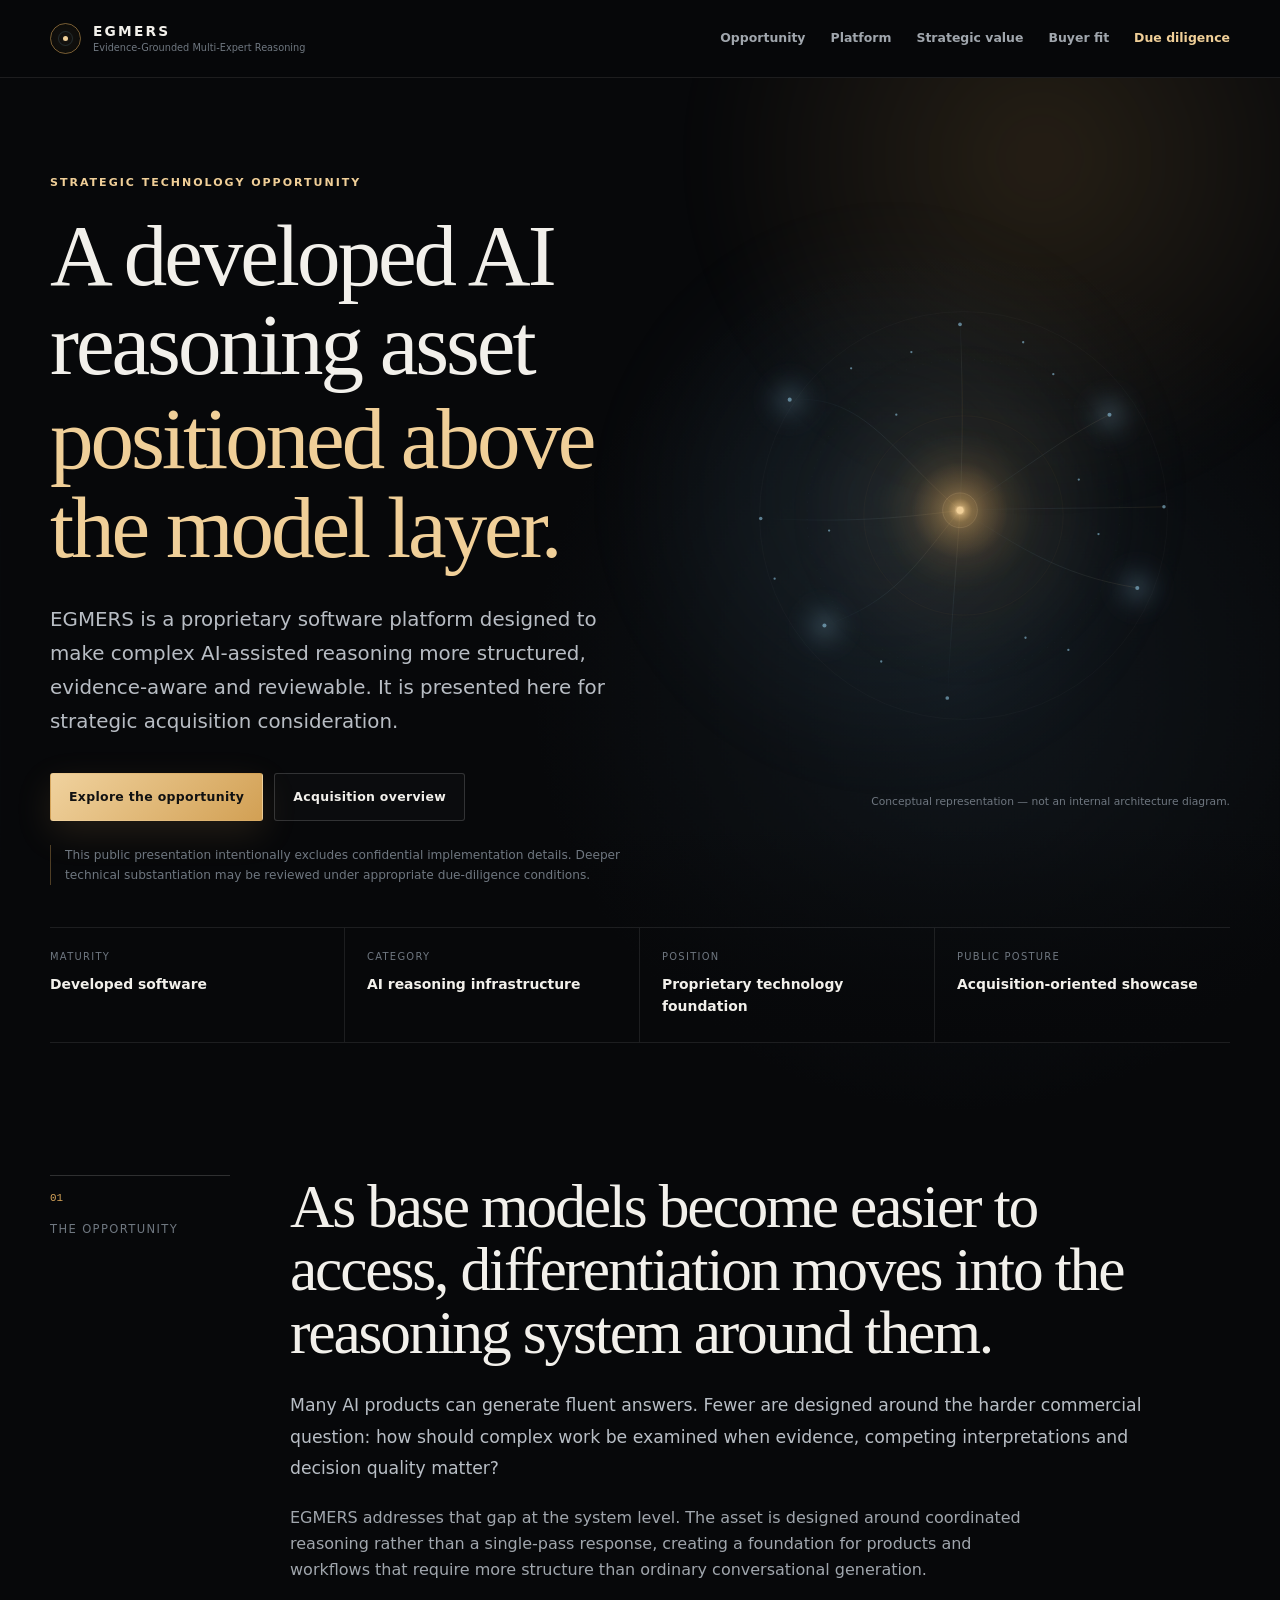
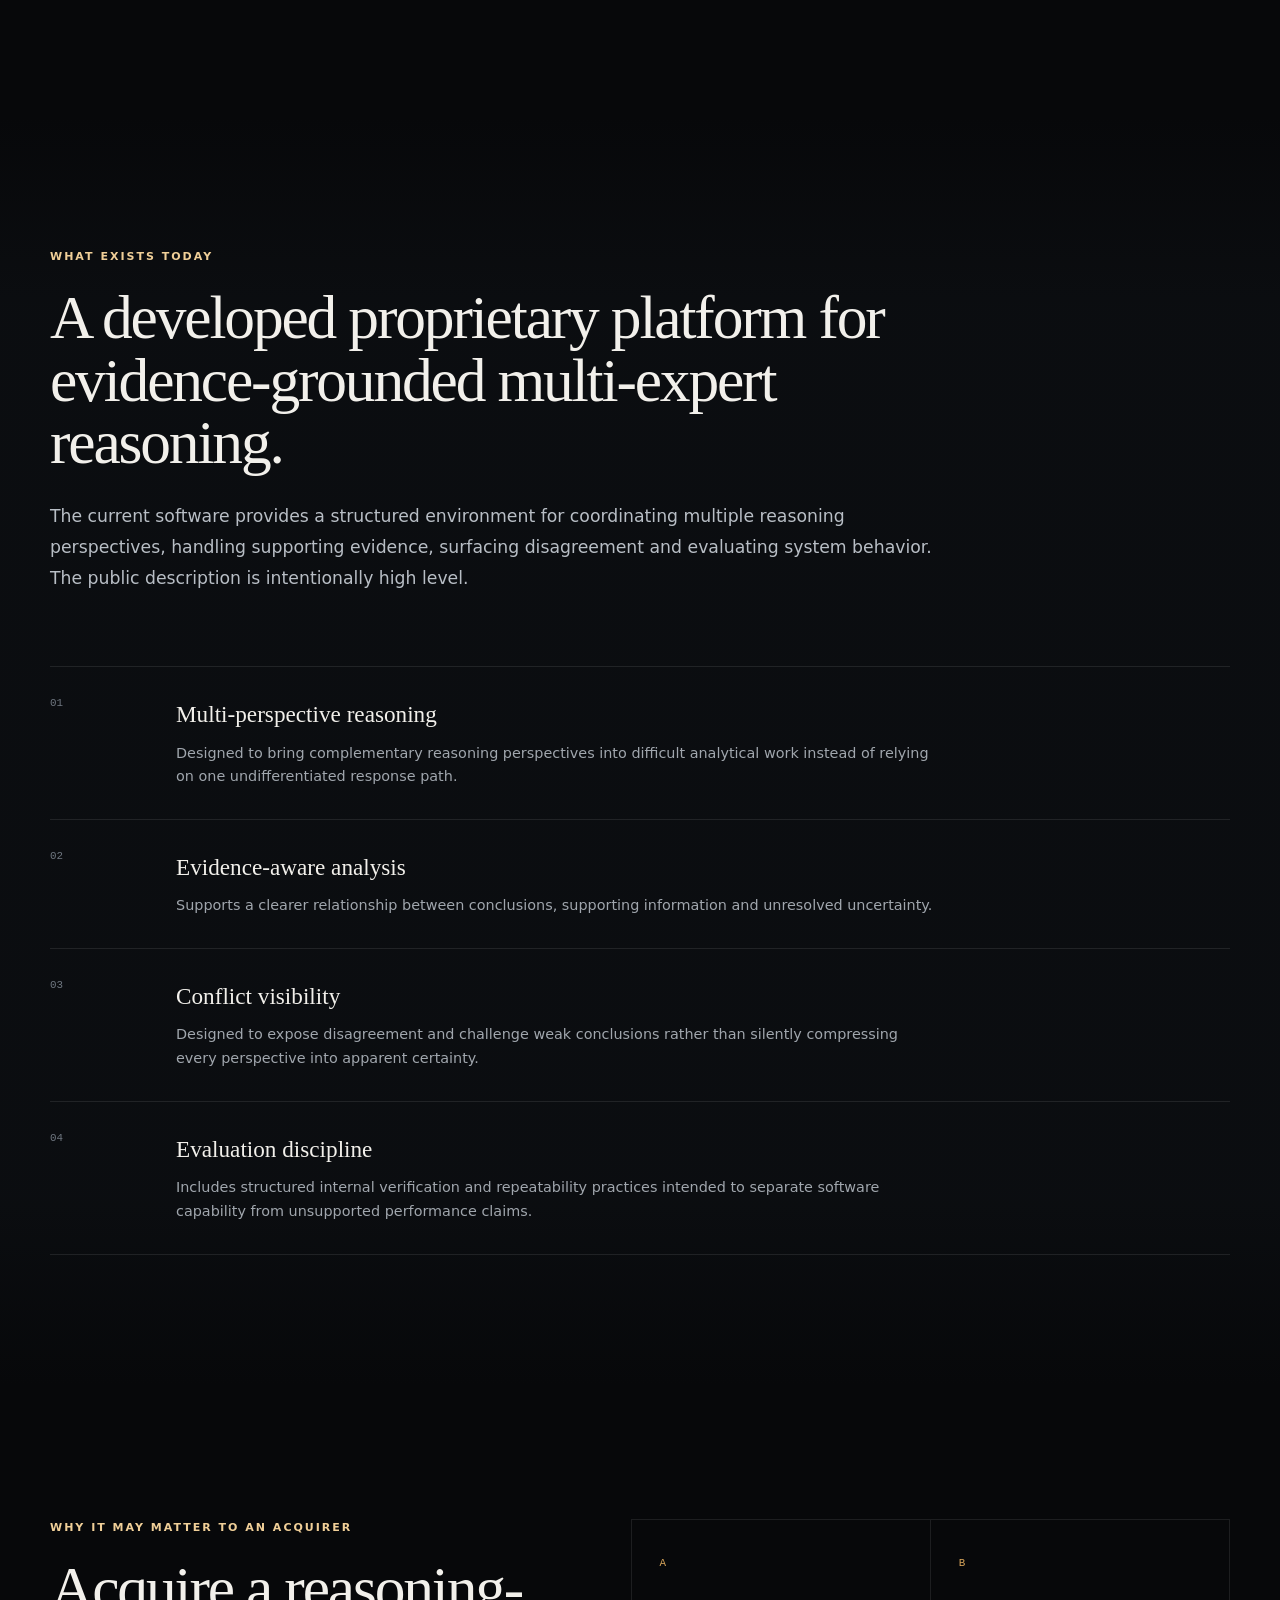
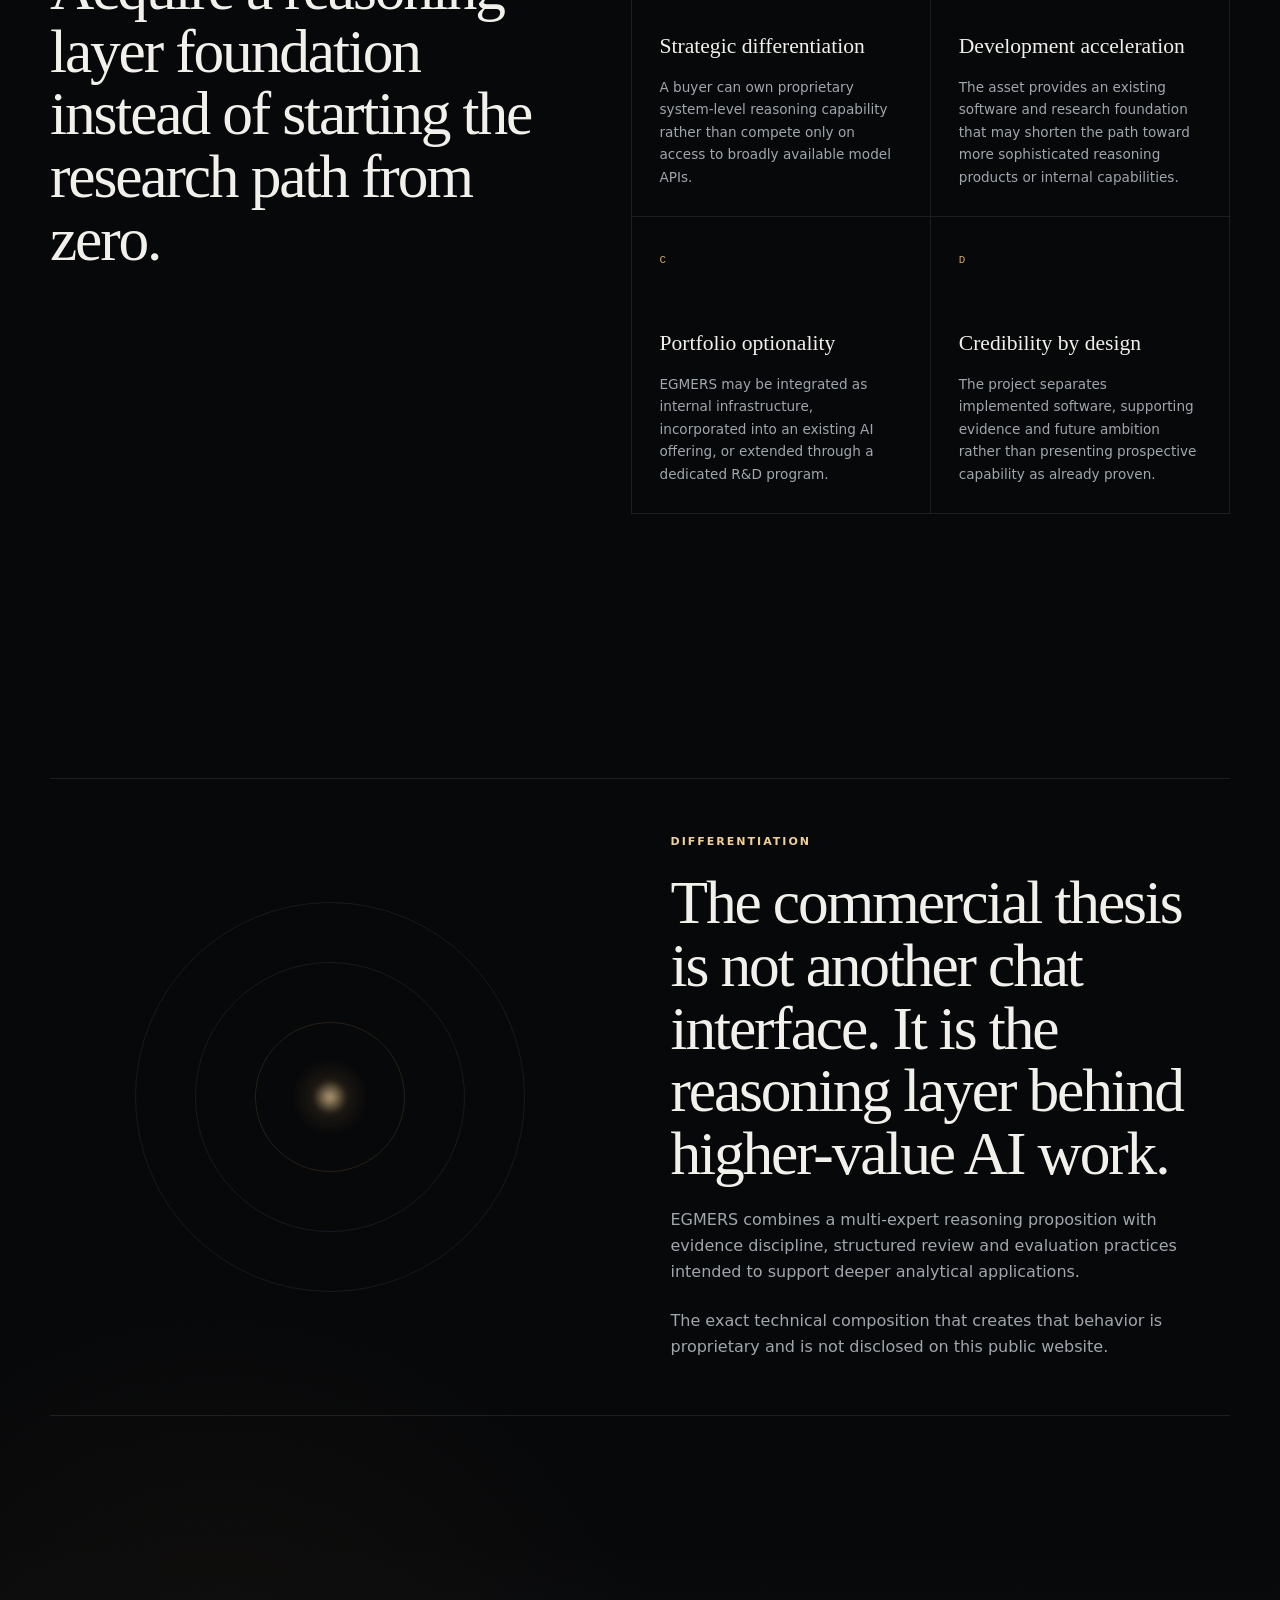
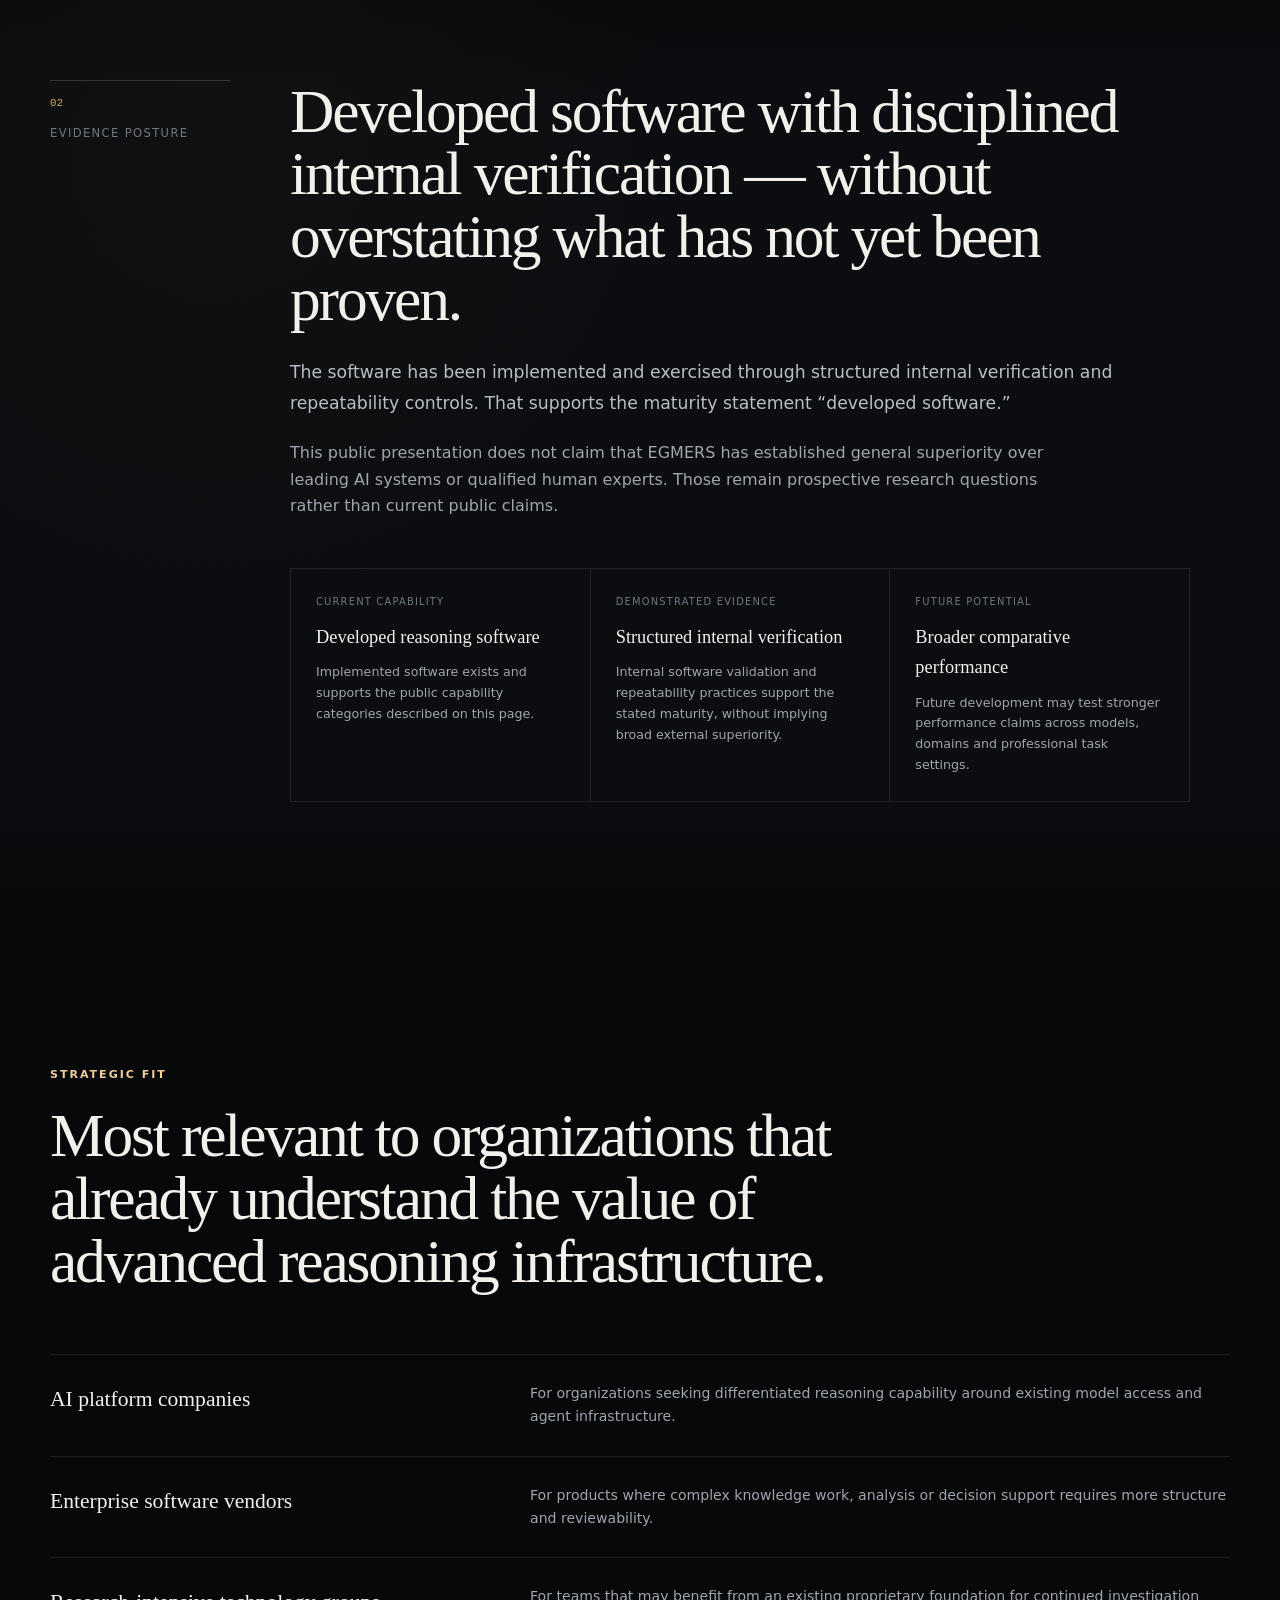
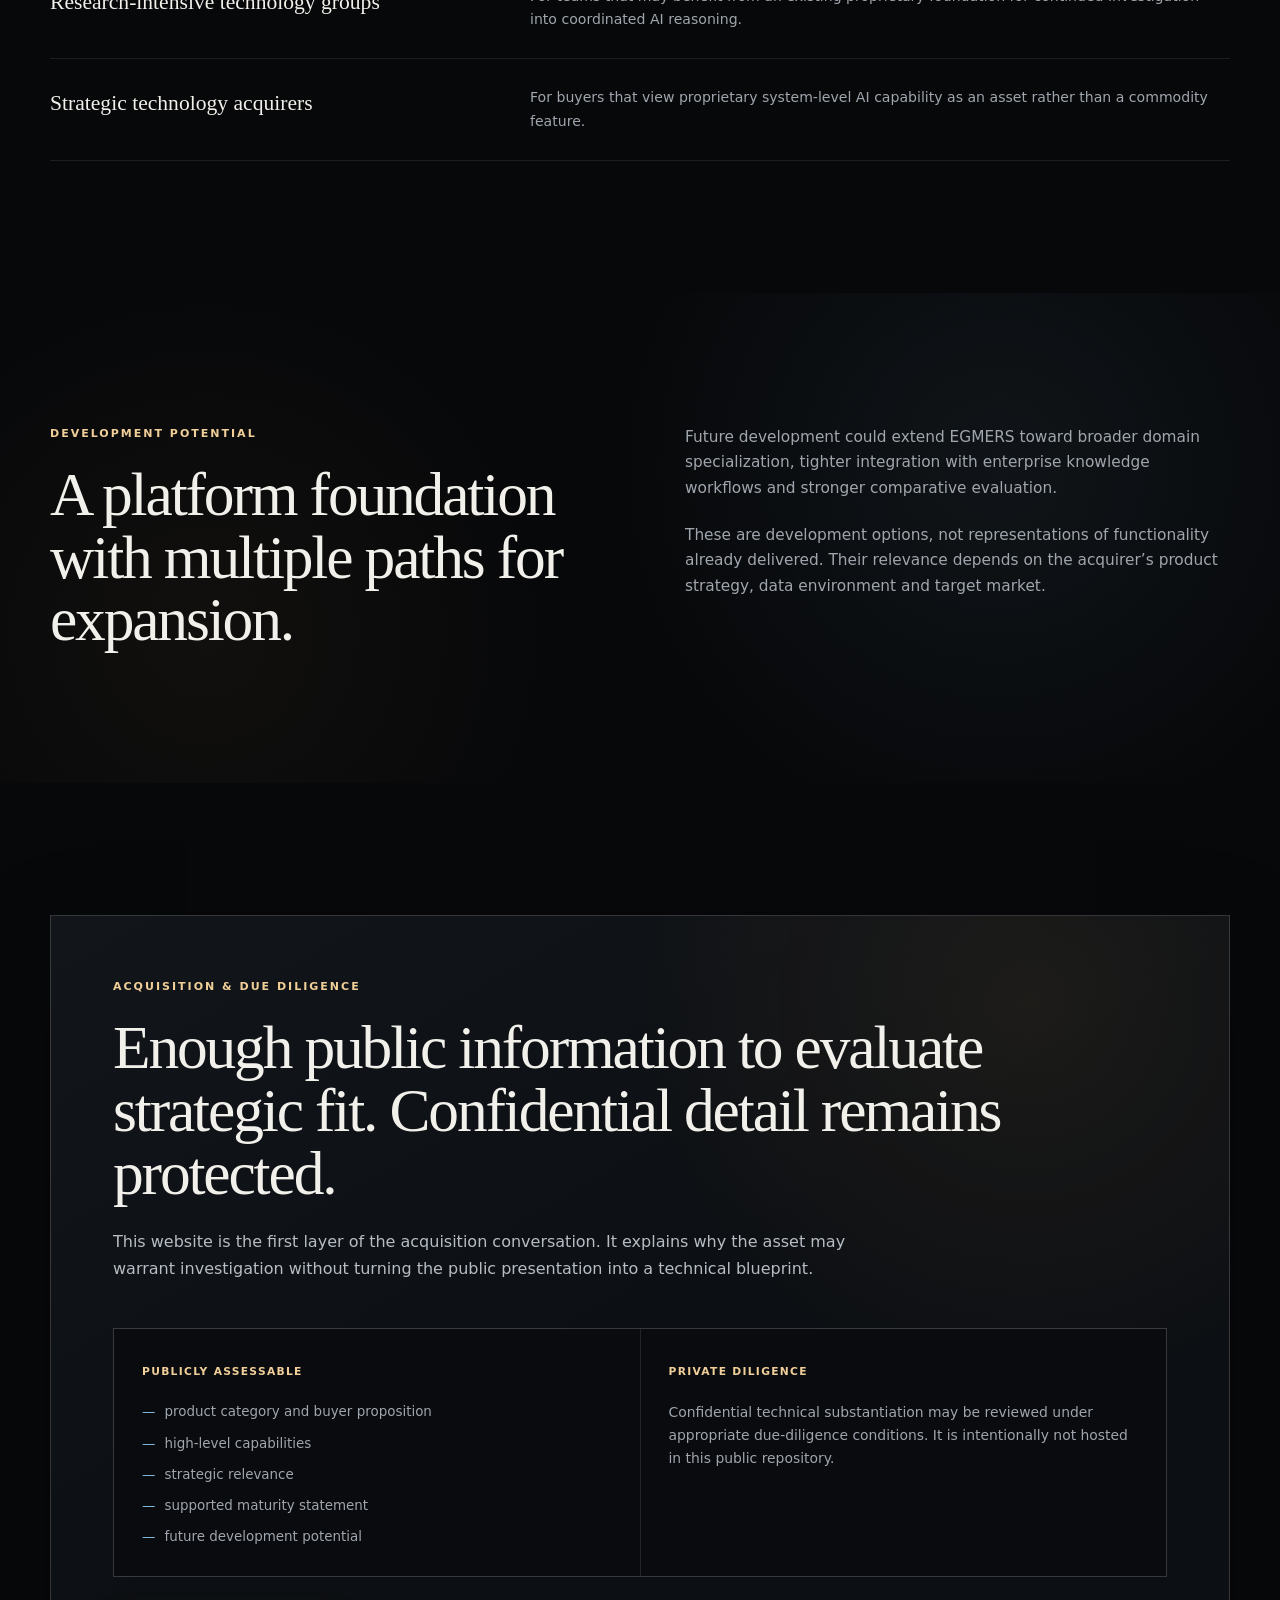
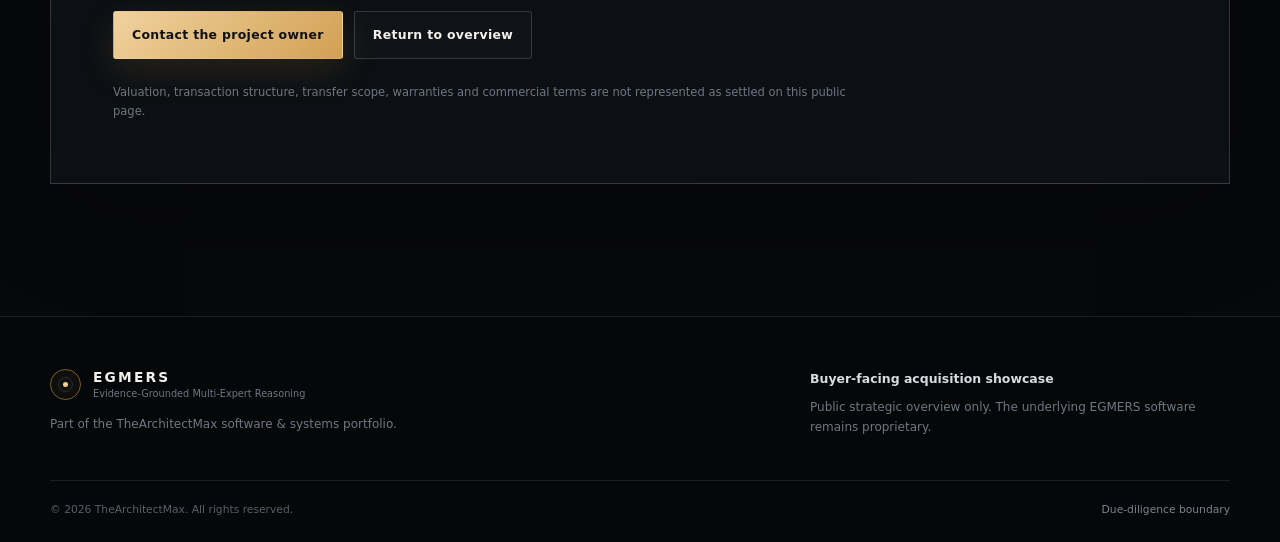
<file: index.html>
<!doctype html>
<html lang="en">
<head>
  <meta charset="utf-8">
  <meta name="viewport" content="width=device-width, initial-scale=1">
  <title>EGMERS — Strategic AI Reasoning Acquisition Opportunity</title>
  <meta name="description" content="Buyer-facing acquisition showcase for EGMERS, a developed proprietary AI reasoning platform focused on evidence-grounded multi-expert analysis and disciplined decision support.">
  <meta name="theme-color" content="#08090b">
  <meta name="color-scheme" content="dark">
  <meta name="robots" content="index,follow">
  <link rel="canonical" href="https://thearchitect-max.github.io/TheArchitect-max-EGMERS-Website/">
  <link rel="icon" href="assets/favicon.svg" type="image/svg+xml">
  <link rel="manifest" href="site.webmanifest">
  <link rel="stylesheet" href="styles.css">
  <meta property="og:type" content="website">
  <meta property="og:title" content="EGMERS — Strategic AI Reasoning Acquisition Opportunity">
  <meta property="og:description" content="A developed proprietary AI reasoning platform presented for strategic acquisition consideration.">
  <meta property="og:url" content="https://thearchitect-max.github.io/TheArchitect-max-EGMERS-Website/">
  <meta property="og:image" content="https://thearchitect-max.github.io/TheArchitect-max-EGMERS-Website/assets/social-preview.svg">
  <meta property="og:site_name" content="EGMERS">
  <meta name="twitter:card" content="summary_large_image">
  <meta name="twitter:title" content="EGMERS — Strategic AI Reasoning Acquisition Opportunity">
  <meta name="twitter:description" content="A developed proprietary AI reasoning platform presented for strategic acquisition consideration.">
  <meta name="twitter:image" content="https://thearchitect-max.github.io/TheArchitect-max-EGMERS-Website/assets/social-preview.svg">
</head>
<body>
  <a class="skip-link" href="#main">Skip to content</a>

  <header class="site-header">
    <div class="shell header-inner">
      <a class="brand" href="#top" aria-label="EGMERS home">
        <span class="brand-mark" aria-hidden="true"></span>
        <span><strong>EGMERS</strong><small>Evidence-Grounded Multi-Expert Reasoning</small></span>
      </a>
      <nav class="site-nav" aria-label="Primary navigation">
        <a href="#opportunity">Opportunity</a>
        <a href="#platform">Platform</a>
        <a href="#value">Strategic value</a>
        <a href="#fit">Buyer fit</a>
        <a class="nav-accent" href="#diligence">Due diligence</a>
      </nav>
    </div>
  </header>

  <main id="main">
    <section class="hero" id="top" aria-labelledby="hero-title">
      <div class="hero-light hero-light--warm" aria-hidden="true"></div>
      <div class="hero-light hero-light--cool" aria-hidden="true"></div>

      <div class="shell hero-grid">
        <div class="hero-copy">
          <p class="eyebrow">Strategic technology opportunity</p>
          <h1 id="hero-title">A developed AI reasoning asset <em>positioned above the model layer.</em></h1>
          <p class="hero-lead">
            EGMERS is a proprietary software platform designed to make complex AI-assisted reasoning more structured, evidence-aware and reviewable. It is presented here for strategic acquisition consideration.
          </p>
          <div class="hero-actions">
            <a class="button button--primary" href="#opportunity">Explore the opportunity</a>
            <a class="button button--secondary" href="#diligence">Acquisition overview</a>
          </div>
          <p class="disclosure-note">
            This public presentation intentionally excludes confidential implementation details. Deeper technical substantiation may be reviewed under appropriate due-diligence conditions.
          </p>
        </div>

        <figure class="hero-visual">
          <div class="visual-shell">
            <img src="assets/public-concept-v2.svg" width="920" height="920" alt="Conceptual abstract field of reasoning signals converging around an illuminated decision space.">
          </div>
          <figcaption>Conceptual representation — not an internal architecture diagram.</figcaption>
        </figure>
      </div>

      <div class="shell fact-strip" aria-label="Public acquisition summary">
        <div><span>Maturity</span><strong>Developed software</strong></div>
        <div><span>Category</span><strong>AI reasoning infrastructure</strong></div>
        <div><span>Position</span><strong>Proprietary technology foundation</strong></div>
        <div><span>Public posture</span><strong>Acquisition-oriented showcase</strong></div>
      </div>
    </section>

    <section class="section section--opportunity" id="opportunity" aria-labelledby="opportunity-title">
      <div class="shell editorial-grid">
        <div class="section-label"><span>01</span><p>The opportunity</p></div>
        <div class="section-copy">
          <h2 id="opportunity-title">As base models become easier to access, differentiation moves into the reasoning system around them.</h2>
          <p class="lead">
            Many AI products can generate fluent answers. Fewer are designed around the harder commercial question: how should complex work be examined when evidence, competing interpretations and decision quality matter?
          </p>
          <p>
            EGMERS addresses that gap at the system level. The asset is designed around coordinated reasoning rather than a single-pass response, creating a foundation for products and workflows that require more structure than ordinary conversational generation.
          </p>
        </div>
      </div>
    </section>

    <section class="section section--platform" id="platform" aria-labelledby="platform-title">
      <div class="shell">
        <div class="section-heading">
          <p class="eyebrow">What exists today</p>
          <h2 id="platform-title">A developed proprietary platform for evidence-grounded multi-expert reasoning.</h2>
          <p>
            The current software provides a structured environment for coordinating multiple reasoning perspectives, handling supporting evidence, surfacing disagreement and evaluating system behavior. The public description is intentionally high level.
          </p>
        </div>

        <div class="capability-lines">
          <article><span>01</span><div><h3>Multi-perspective reasoning</h3><p>Designed to bring complementary reasoning perspectives into difficult analytical work instead of relying on one undifferentiated response path.</p></div></article>
          <article><span>02</span><div><h3>Evidence-aware analysis</h3><p>Supports a clearer relationship between conclusions, supporting information and unresolved uncertainty.</p></div></article>
          <article><span>03</span><div><h3>Conflict visibility</h3><p>Designed to expose disagreement and challenge weak conclusions rather than silently compressing every perspective into apparent certainty.</p></div></article>
          <article><span>04</span><div><h3>Evaluation discipline</h3><p>Includes structured internal verification and repeatability practices intended to separate software capability from unsupported performance claims.</p></div></article>
        </div>
      </div>
    </section>

    <section class="section section--value" id="value" aria-labelledby="value-title">
      <div class="shell value-layout">
        <div class="section-heading section-heading--narrow">
          <p class="eyebrow">Why it may matter to an acquirer</p>
          <h2 id="value-title">Acquire a reasoning-layer foundation instead of starting the research path from zero.</h2>
        </div>

        <div class="value-columns">
          <div class="value-item"><span class="value-index">A</span><h3>Strategic differentiation</h3><p>A buyer can own proprietary system-level reasoning capability rather than compete only on access to broadly available model APIs.</p></div>
          <div class="value-item"><span class="value-index">B</span><h3>Development acceleration</h3><p>The asset provides an existing software and research foundation that may shorten the path toward more sophisticated reasoning products or internal capabilities.</p></div>
          <div class="value-item"><span class="value-index">C</span><h3>Portfolio optionality</h3><p>EGMERS may be integrated as internal infrastructure, incorporated into an existing AI offering, or extended through a dedicated R&amp;D program.</p></div>
          <div class="value-item"><span class="value-index">D</span><h3>Credibility by design</h3><p>The project separates implemented software, supporting evidence and future ambition rather than presenting prospective capability as already proven.</p></div>
        </div>
      </div>
    </section>

    <section class="section section--difference" aria-labelledby="difference-title">
      <div class="shell difference-panel">
        <div class="difference-visual" aria-hidden="true">
          <div class="halo halo--one"></div><div class="halo halo--two"></div><div class="halo halo--three"></div><div class="core-light"></div>
        </div>
        <div class="difference-copy">
          <p class="eyebrow">Differentiation</p>
          <h2 id="difference-title">The commercial thesis is not another chat interface. It is the reasoning layer behind higher-value AI work.</h2>
          <p>EGMERS combines a multi-expert reasoning proposition with evidence discipline, structured review and evaluation practices intended to support deeper analytical applications.</p>
          <p>The exact technical composition that creates that behavior is proprietary and is not disclosed on this public website.</p>
        </div>
      </div>
    </section>

    <section class="section section--evidence" aria-labelledby="evidence-title">
      <div class="shell editorial-grid">
        <div class="section-label"><span>02</span><p>Evidence posture</p></div>
        <div class="section-copy">
          <h2 id="evidence-title">Developed software with disciplined internal verification — without overstating what has not yet been proven.</h2>
          <p class="lead">The software has been implemented and exercised through structured internal verification and repeatability controls. That supports the maturity statement “developed software.”</p>
          <p>This public presentation does not claim that EGMERS has established general superiority over leading AI systems or qualified human experts. Those remain prospective research questions rather than current public claims.</p>

          <div class="claim-model" aria-label="Current capability, demonstrated evidence and future potential">
            <div><span>Current capability</span><strong>Developed reasoning software</strong><p>Implemented software exists and supports the public capability categories described on this page.</p></div>
            <div><span>Demonstrated evidence</span><strong>Structured internal verification</strong><p>Internal software validation and repeatability practices support the stated maturity, without implying broad external superiority.</p></div>
            <div><span>Future potential</span><strong>Broader comparative performance</strong><p>Future development may test stronger performance claims across models, domains and professional task settings.</p></div>
          </div>
        </div>
      </div>
    </section>

    <section class="section section--fit" id="fit" aria-labelledby="fit-title">
      <div class="shell">
        <div class="section-heading">
          <p class="eyebrow">Strategic fit</p>
          <h2 id="fit-title">Most relevant to organizations that already understand the value of advanced reasoning infrastructure.</h2>
        </div>
        <div class="fit-list">
          <article><h3>AI platform companies</h3><p>For organizations seeking differentiated reasoning capability around existing model access and agent infrastructure.</p></article>
          <article><h3>Enterprise software vendors</h3><p>For products where complex knowledge work, analysis or decision support requires more structure and reviewability.</p></article>
          <article><h3>Research-intensive technology groups</h3><p>For teams that may benefit from an existing proprietary foundation for continued investigation into coordinated AI reasoning.</p></article>
          <article><h3>Strategic technology acquirers</h3><p>For buyers that view proprietary system-level AI capability as an asset rather than a commodity feature.</p></article>
        </div>
      </div>
    </section>

    <section class="section section--potential" aria-labelledby="potential-title">
      <div class="shell potential-layout">
        <div><p class="eyebrow">Development potential</p><h2 id="potential-title">A platform foundation with multiple paths for expansion.</h2></div>
        <div class="potential-copy">
          <p>Future development could extend EGMERS toward broader domain specialization, tighter integration with enterprise knowledge workflows and stronger comparative evaluation.</p>
          <p>These are development options, not representations of functionality already delivered. Their relevance depends on the acquirer’s product strategy, data environment and target market.</p>
        </div>
      </div>
    </section>

    <section class="section section--diligence" id="diligence" aria-labelledby="diligence-title">
      <div class="shell diligence-panel">
        <p class="eyebrow">Acquisition &amp; due diligence</p>
        <h2 id="diligence-title">Enough public information to evaluate strategic fit. Confidential detail remains protected.</h2>
        <p class="diligence-lead">This website is the first layer of the acquisition conversation. It explains why the asset may warrant investigation without turning the public presentation into a technical blueprint.</p>

        <div class="diligence-grid">
          <div>
            <span>Publicly assessable</span>
            <ul><li>product category and buyer proposition</li><li>high-level capabilities</li><li>strategic relevance</li><li>supported maturity statement</li><li>future development potential</li></ul>
          </div>
          <div>
            <span>Private diligence</span>
            <p>Confidential technical substantiation may be reviewed under appropriate due-diligence conditions. It is intentionally not hosted in this public repository.</p>
          </div>
        </div>

        <div class="hero-actions">
          <a class="button button--primary" href="https://github.com/TheArchitect-max">Contact the project owner</a>
          <a class="button button--secondary" href="#top">Return to overview</a>
        </div>
        <p class="transaction-note">Valuation, transaction structure, transfer scope, warranties and commercial terms are not represented as settled on this public page.</p>
      </div>
    </section>
  </main>

  <footer class="site-footer">
    <div class="shell footer-grid">
      <div>
        <a class="brand brand--footer" href="#top"><span class="brand-mark" aria-hidden="true"></span><span><strong>EGMERS</strong><small>Evidence-Grounded Multi-Expert Reasoning</small></span></a>
        <p>Part of the TheArchitectMax software &amp; systems portfolio.</p>
      </div>
      <div class="footer-copy"><strong>Buyer-facing acquisition showcase</strong><p>Public strategic overview only. The underlying EGMERS software remains proprietary.</p></div>
    </div>
    <div class="shell footer-bottom"><span>© 2026 TheArchitectMax. All rights reserved.</span><a href="#diligence">Due-diligence boundary</a></div>
  </footer>
</body>
</html>
</file>
<file: styles.css>
:root{--bg:#07080a;--bg-soft:#0c0f13;--text:#f2f0eb;--muted:#a0a6ad;--muted-2:#6f7780;--line:rgba(255,255,255,.09);--line-strong:rgba(255,255,255,.16);--amber:#d6a45a;--amber-soft:#f0cf98;--blue:#7db6d9;--shell:min(1180px,calc(100vw - 40px));--serif:Georgia,"Times New Roman",serif;--sans:Inter,ui-sans-serif,system-ui,-apple-system,BlinkMacSystemFont,"Segoe UI",sans-serif;--mono:ui-monospace,SFMono-Regular,Menlo,Consolas,monospace}
*,*::before,*::after{box-sizing:border-box}
html{scroll-behavior:smooth;scroll-padding-top:92px;background:var(--bg)}
body{margin:0;min-width:320px;color:var(--text);background:radial-gradient(circle at 75% 8%,rgba(84,122,149,.13),transparent 27rem),radial-gradient(circle at 17% 58%,rgba(157,109,48,.08),transparent 29rem),var(--bg);font-family:var(--sans);line-height:1.65;overflow-x:hidden}
a{color:inherit}img{display:block;max-width:100%}::selection{color:#0a0b0d;background:var(--amber-soft)}.shell{width:var(--shell);margin-inline:auto}
.skip-link{position:fixed;z-index:200;top:12px;left:12px;padding:10px 14px;color:#111;background:#fff;border-radius:4px;transform:translateY(-150%)}.skip-link:focus{transform:translateY(0)}
.site-header{position:sticky;top:0;z-index:80;height:78px;background:rgba(7,8,10,.78);border-bottom:1px solid var(--line);backdrop-filter:blur(18px)}.header-inner{height:100%;display:flex;justify-content:space-between;align-items:center;gap:30px}
.brand{display:inline-flex;align-items:center;gap:12px;text-decoration:none}.brand-mark{position:relative;width:31px;height:31px;flex:0 0 auto;border:1px solid rgba(214,164,90,.55);border-radius:50%;box-shadow:inset 0 0 20px rgba(214,164,90,.07)}.brand-mark::before,.brand-mark::after{content:"";position:absolute;border-radius:50%}.brand-mark::before{width:5px;height:5px;left:12px;top:12px;background:var(--amber-soft);box-shadow:0 0 14px rgba(240,207,152,.75)}.brand-mark::after{inset:7px;border:1px solid rgba(125,182,217,.17)}.brand>span:last-child{display:flex;flex-direction:column;line-height:1.05}.brand strong{font-size:.86rem;letter-spacing:.16em}.brand small{margin-top:5px;color:var(--muted-2);font-size:.61rem}
.site-nav{display:flex;align-items:center;gap:25px}.site-nav a{color:var(--muted);font-size:.78rem;font-weight:650;text-decoration:none}.site-nav a:hover,.site-nav a:focus-visible{color:var(--text)}.site-nav .nav-accent{color:var(--amber-soft)}a:focus-visible{outline:2px solid var(--amber-soft);outline-offset:4px}
.hero{position:relative;min-height:calc(100svh - 78px);padding:96px 0 0;overflow:hidden}.hero::after{content:"";position:absolute;inset:auto 0 0;height:220px;background:linear-gradient(to bottom,transparent,var(--bg));pointer-events:none}.hero-light{position:absolute;border-radius:50%;pointer-events:none;filter:blur(24px)}.hero-light--warm{width:720px;height:720px;top:-280px;right:-120px;background:radial-gradient(circle,rgba(214,164,90,.15),transparent 68%)}.hero-light--cool{width:600px;height:600px;top:120px;right:7vw;background:radial-gradient(circle,rgba(125,182,217,.10),transparent 68%)}
.hero-grid{position:relative;z-index:2;min-height:600px;display:grid;grid-template-columns:minmax(0,1.05fr) minmax(350px,.95fr);gap:58px;align-items:center}.eyebrow{margin:0 0 20px;color:var(--amber-soft);font-size:.69rem;font-weight:750;letter-spacing:.18em;text-transform:uppercase}
.hero h1,.section-heading h2,.section-copy h2,.difference-copy h2,.potential-layout h2,.diligence-panel h2{margin:0;font-family:var(--serif);font-weight:400;letter-spacing:-.035em;line-height:1.02}.hero h1{max-width:760px;font-size:clamp(3.8rem,6.8vw,7rem)}.hero h1 em{display:block;margin-top:.06em;color:var(--amber-soft);font-style:normal}.hero-lead{max-width:690px;margin:30px 0 0;color:#b8bdc4;font-size:clamp(1.06rem,1.55vw,1.26rem);line-height:1.72}
.hero-actions{display:flex;flex-wrap:wrap;gap:11px;margin-top:34px}.button{display:inline-flex;align-items:center;justify-content:center;min-height:48px;padding:0 18px;border:1px solid transparent;border-radius:3px;font-size:.78rem;font-weight:750;text-decoration:none;letter-spacing:.025em;transition:transform .18s ease,background .18s ease,border-color .18s ease}.button:hover{transform:translateY(-2px)}.button--primary{color:#111;background:linear-gradient(135deg,#f0d29e,#d2a054);box-shadow:0 12px 36px rgba(214,164,90,.14)}.button--secondary{color:var(--text);border-color:var(--line-strong);background:rgba(255,255,255,.018)}
.disclosure-note{max-width:670px;margin:24px 0 0;padding-left:14px;color:var(--muted-2);border-left:1px solid rgba(214,164,90,.35);font-size:.76rem}.hero-visual{margin:0}.visual-shell{position:relative;width:min(100%,590px);aspect-ratio:1;margin-left:auto}.visual-shell::before{content:"";position:absolute;inset:18%;border-radius:50%;background:radial-gradient(circle,rgba(214,164,90,.11),transparent 65%);filter:blur(20px)}.visual-shell img{position:relative;z-index:2;width:100%;height:100%}.hero-visual figcaption{margin-top:11px;color:var(--muted-2);font-size:.67rem;text-align:right}
.fact-strip{position:relative;z-index:3;display:grid;grid-template-columns:repeat(4,1fr);margin-top:42px;border-top:1px solid var(--line);border-bottom:1px solid var(--line)}.fact-strip>div{padding:21px 22px 24px;border-right:1px solid var(--line)}.fact-strip>div:first-child{padding-left:0}.fact-strip>div:last-child{border-right:0}.fact-strip span,.fact-strip strong{display:block}.fact-strip span{color:var(--muted-2);font-size:.62rem;letter-spacing:.13em;text-transform:uppercase}.fact-strip strong{margin-top:7px;font-size:.87rem}
.section{padding:132px 0}.editorial-grid{display:grid;grid-template-columns:180px minmax(0,1fr);gap:60px}.section-label{padding-top:7px;border-top:1px solid var(--line-strong)}.section-label span{color:var(--amber);font-family:var(--mono);font-size:.68rem}.section-label p{margin:10px 0 0;color:var(--muted-2);font-size:.72rem;text-transform:uppercase;letter-spacing:.12em}.section-copy{max-width:900px}
.section-copy h2,.section-heading h2,.difference-copy h2,.potential-layout h2,.diligence-panel h2{font-size:clamp(2.6rem,4.8vw,5rem)}.section-copy .lead,.section-heading>p:not(.eyebrow){margin:27px 0 0;color:#b8bec5;font-size:1.08rem;line-height:1.8}.section-copy>p:not(.lead){max-width:760px;margin:21px 0 0;color:var(--muted)}.section--platform,.section--evidence{background:linear-gradient(180deg,transparent,rgba(14,17,21,.58) 15%,rgba(14,17,21,.58) 85%,transparent)}.section-heading{max-width:900px}.section-heading--narrow{max-width:700px}
.capability-lines{margin-top:72px;border-top:1px solid var(--line)}.capability-lines article{display:grid;grid-template-columns:92px minmax(0,1fr);gap:34px;padding:28px 0 30px;border-bottom:1px solid var(--line)}.capability-lines article>span{color:var(--muted-2);font-family:var(--mono);font-size:.68rem}.capability-lines h3{margin:0;font-family:var(--serif);font-size:1.45rem;font-weight:400}.capability-lines p{max-width:760px;margin:8px 0 0;color:var(--muted);font-size:.9rem}
.value-layout{display:grid;grid-template-columns:.9fr 1.1fr;gap:90px}.value-columns{display:grid;grid-template-columns:1fr 1fr;gap:0;border-top:1px solid var(--line);border-left:1px solid var(--line)}.value-item{min-height:260px;padding:28px;border-right:1px solid var(--line);border-bottom:1px solid var(--line)}.value-index{color:var(--amber);font-family:var(--mono);font-size:.68rem}.value-item h3{margin:55px 0 11px;font-family:var(--serif);font-size:1.35rem;font-weight:400}.value-item p{margin:0;color:var(--muted);font-size:.85rem}
.difference-panel{position:relative;min-height:620px;display:grid;grid-template-columns:.95fr 1.05fr;align-items:center;overflow:hidden;border-top:1px solid var(--line);border-bottom:1px solid var(--line)}.difference-visual{position:relative;min-height:520px}.halo,.core-light{position:absolute;left:50%;top:50%;border-radius:50%;transform:translate(-50%,-50%)}.halo{border:1px solid rgba(255,255,255,.07)}.halo--one{width:390px;height:390px}.halo--two{width:270px;height:270px;border-color:rgba(125,182,217,.11)}.halo--three{width:150px;height:150px;border-color:rgba(214,164,90,.15)}.core-light{width:80px;height:80px;background:radial-gradient(circle,rgba(240,207,152,.75),rgba(214,164,90,.10) 30%,transparent 70%);filter:blur(2px)}.difference-copy{padding:54px 0 54px 60px}.difference-copy p:not(.eyebrow){max-width:640px;margin:22px 0 0;color:var(--muted)}
.claim-model{display:grid;grid-template-columns:repeat(3,1fr);margin-top:48px;border-top:1px solid var(--line);border-left:1px solid var(--line)}.claim-model>div{padding:25px;border-right:1px solid var(--line);border-bottom:1px solid var(--line)}.claim-model span,.claim-model strong{display:block}.claim-model span{color:var(--muted-2);font-size:.62rem;text-transform:uppercase;letter-spacing:.12em}.claim-model strong{margin-top:12px;font-family:var(--serif);font-size:1.15rem;font-weight:400}.claim-model p{margin:10px 0 0;color:var(--muted);font-size:.79rem}
.fit-list{margin-top:62px;border-top:1px solid var(--line)}.fit-list article{display:grid;grid-template-columns:.75fr 1.25fr;gap:60px;padding:27px 0;border-bottom:1px solid var(--line)}.fit-list h3{margin:0;font-family:var(--serif);font-size:1.35rem;font-weight:400}.fit-list p{margin:0;color:var(--muted);font-size:.88rem}
.section--potential{background:radial-gradient(circle at 78% 35%,rgba(125,182,217,.07),transparent 24rem),radial-gradient(circle at 16% 70%,rgba(214,164,90,.05),transparent 22rem)}.potential-layout{display:grid;grid-template-columns:1fr 1fr;gap:90px;align-items:start}.potential-copy p{margin:0 0 22px;color:var(--muted);font-size:.96rem}
.diligence-panel{position:relative;overflow:hidden;padding:62px;border:1px solid var(--line-strong);background:radial-gradient(circle at 83% 10%,rgba(214,164,90,.08),transparent 25rem),linear-gradient(150deg,rgba(255,255,255,.025),transparent 50%),var(--bg-soft);box-shadow:0 30px 90px rgba(0,0,0,.28)}.diligence-panel h2{max-width:920px}.diligence-lead{max-width:760px;margin:25px 0 0;color:#b7bdc4;font-size:1rem}.diligence-grid{display:grid;grid-template-columns:1fr 1fr;gap:1px;margin-top:46px;background:var(--line);border:1px solid var(--line)}.diligence-grid>div{padding:28px;background:rgba(9,11,14,.96)}.diligence-grid span{color:var(--amber-soft);font-size:.67rem;font-weight:700;letter-spacing:.12em;text-transform:uppercase}.diligence-grid ul{display:grid;gap:9px;padding:0;margin:18px 0 0;list-style:none}.diligence-grid li{color:var(--muted);font-size:.84rem}.diligence-grid li::before{content:"—";margin-right:9px;color:var(--blue)}.diligence-grid p{margin:18px 0 0;color:var(--muted);font-size:.87rem}.transaction-note{max-width:760px;margin:24px 0 0;color:var(--muted-2);font-size:.72rem}
.site-footer{padding:52px 0 24px;border-top:1px solid var(--line);background:#060709}.footer-grid{display:grid;grid-template-columns:1fr 1fr;gap:70px}.brand--footer{margin-bottom:15px}.footer-grid>div>p,.footer-copy p{max-width:420px;margin:0;color:var(--muted-2);font-size:.75rem}.footer-copy{justify-self:end;max-width:480px}.footer-copy strong{display:block;margin-bottom:8px;color:#d7dce1;font-size:.78rem}.footer-bottom{display:flex;justify-content:space-between;gap:24px;margin-top:42px;padding-top:20px;color:#596069;border-top:1px solid var(--line);font-size:.67rem}.footer-bottom a{color:#7d858e;text-decoration:none}
@media(max-width:1020px){:root{--shell:min(100% - 34px,920px)}.site-nav{gap:15px}.hero-grid{grid-template-columns:1fr;min-height:0}.hero-visual{width:min(100%,650px);margin-inline:auto}.visual-shell{margin-inline:auto}.fact-strip{grid-template-columns:1fr 1fr}.fact-strip>div:nth-child(2){border-right:0}.fact-strip>div:nth-child(-n+2){border-bottom:1px solid var(--line)}.fact-strip>div:nth-child(3){padding-left:0}.value-layout,.difference-panel,.potential-layout{grid-template-columns:1fr;gap:48px}.difference-copy{padding:20px 0 60px}.difference-visual{min-height:420px}}
@media(max-width:760px){:root{--shell:min(100% - 28px,680px)}html{scroll-padding-top:120px}.site-header{position:static;height:auto;padding:17px 0}.header-inner{align-items:flex-start;flex-direction:column;gap:16px}.site-nav{width:100%;flex-wrap:wrap;gap:8px 14px}.hero{min-height:auto;padding-top:58px}.hero h1{font-size:clamp(3rem,14.2vw,5rem)}.hero-lead{font-size:1rem}.hero-actions{flex-direction:column;align-items:stretch}.button{width:100%}.fact-strip{grid-template-columns:1fr}.fact-strip>div{padding:17px 0;border-right:0;border-bottom:1px solid var(--line)}.fact-strip>div:last-child{border-bottom:0}.section{padding:92px 0}.editorial-grid{grid-template-columns:1fr;gap:30px}.section-label{max-width:180px}.section-copy h2,.section-heading h2,.difference-copy h2,.potential-layout h2,.diligence-panel h2{font-size:clamp(2.3rem,10vw,4rem)}.capability-lines article{grid-template-columns:48px 1fr;gap:14px}.value-columns,.claim-model,.diligence-grid{grid-template-columns:1fr}.fit-list article{grid-template-columns:1fr;gap:10px}.difference-visual{min-height:330px}.halo--one{width:280px;height:280px}.halo--two{width:200px;height:200px}.halo--three{width:115px;height:115px}.diligence-panel{padding:34px 24px}.footer-grid{grid-template-columns:1fr;gap:30px}.footer-copy{justify-self:start}.footer-bottom{flex-direction:column;gap:8px}}
@media(max-width:430px){.brand small{display:none}.hero h1{font-size:2.85rem}}
@media(prefers-reduced-motion:reduce){html{scroll-behavior:auto}*,*::before,*::after{scroll-behavior:auto!important;transition-duration:.01ms!important;animation-duration:.01ms!important;animation-iteration-count:1!important}}
@media(prefers-contrast:more){:root{--muted:#c1c6cc;--muted-2:#a6adb5;--line:rgba(255,255,255,.18);--line-strong:rgba(255,255,255,.30)}}
</file>
